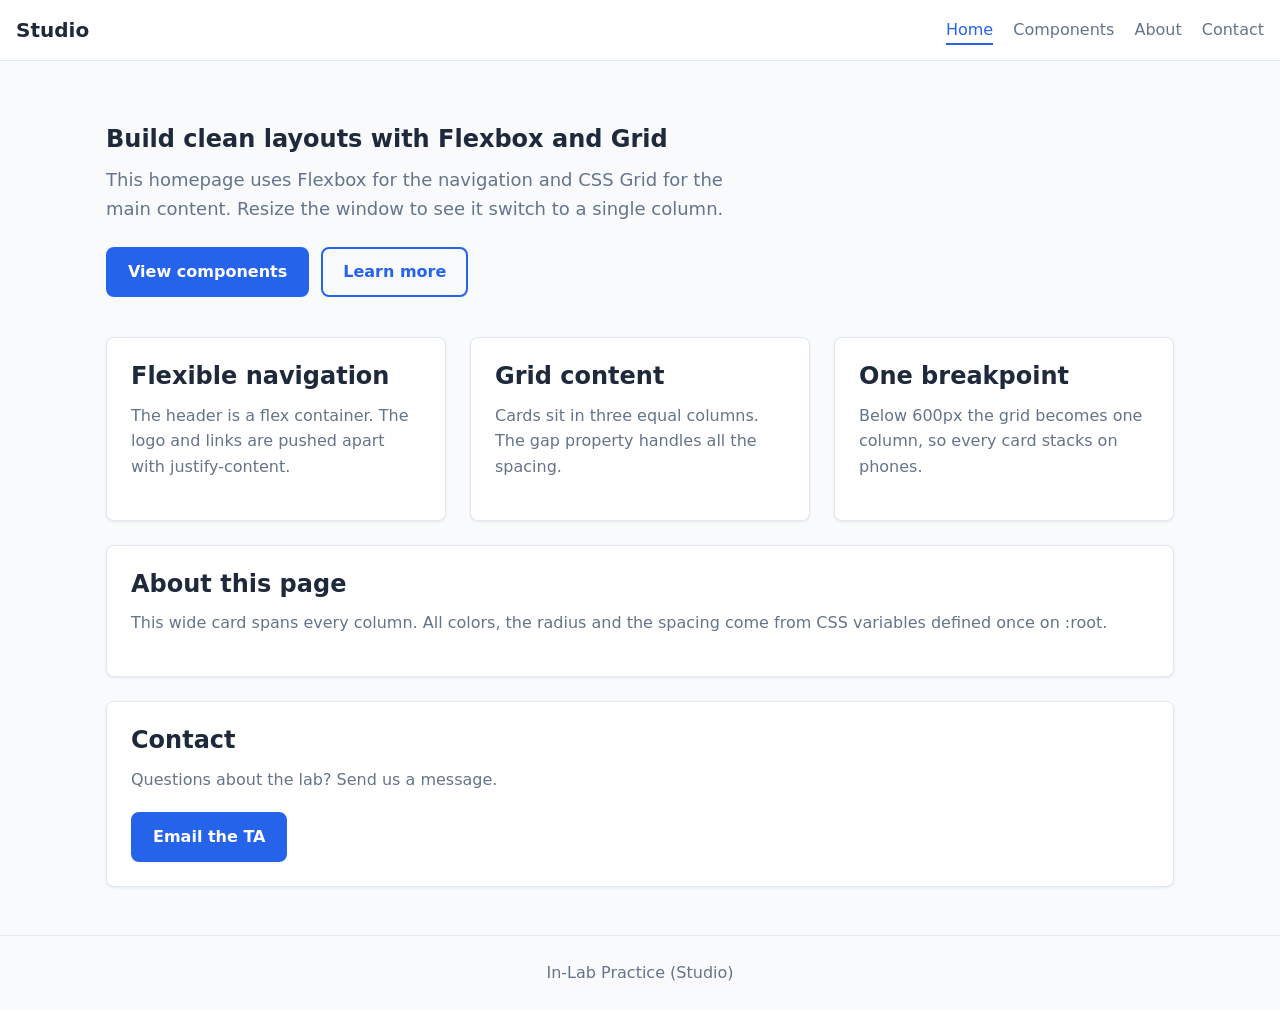
<file: index.html>
<!DOCTYPE html>
<html lang="en">
<head>
<meta charset="UTF-8">
<meta name="viewport" content="width=device-width, initial-scale=1">
<title>Studio - Home</title>
<link rel="stylesheet" href="css/Stylesheet.css">
</head>
<body>
<header class="site-header">
<a class="logo" href="index.html">Studio</a>
<nav>
<ul>
<li><a class="active" href="index.html">Home</a></li>
<li><a href="components.html">Components</a></li>
<li><a href="about.html">About</a></li>
<li><a href="contact.html">Contact</a></li>
</ul>
</nav>
</header>
<div class="container">
<section class="hero">
<h1>Build clean layouts with Flexbox and Grid</h1>
<p>This homepage uses Flexbox for the navigation and CSS Grid for the
main content. Resize the window to see it switch to a single column.</p>
<div class="actions">
<a class="btn" href="components.html">View components</a>
<a class="btn btn-outline" href="about.html">Learn more</a>
</div>
</section>
<main id="main-content" class="grid">
<article class="card">
<h2>Flexible navigation</h2>
<p>The header is a flex container. The logo and links are pushed apart
with justify-content.</p>
</article>
<article class="card">
<h2>Grid content</h2>
<p>Cards sit in three equal columns. The gap property handles all the
spacing.</p>
</article>
<article class="card">
<h2>One breakpoint</h2>
<p>Below 600px the grid becomes one column, so every card stacks on
phones.</p>
</article>
<section class="card wide" id="about">
<h2>About this page</h2>
<p>This wide card spans every column. All colors, the radius and the
spacing come from CSS variables defined once on :root.</p>
</section>
<section class="card wide" id="contact">
<h2>Contact</h2>
<p>Questions about the lab? Send us a message.</p>
<a class="btn" href="contact.html">Email the TA</a>
</section>
</main>

</div>
<footer class="site-footer">
<div class="container">In-Lab Practice (Studio)</div>
</footer>
</body>
</html>
</file>
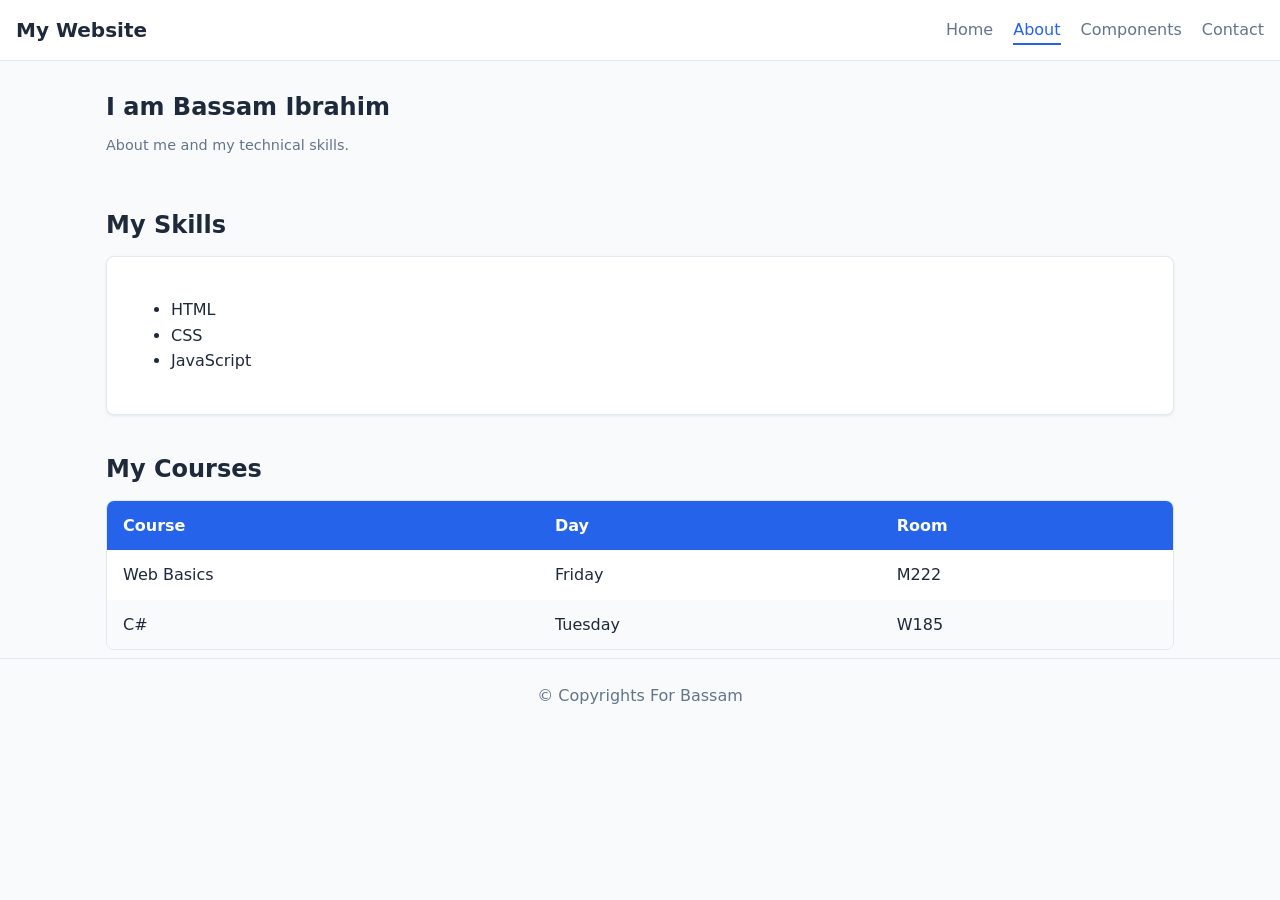
<file: about.html>
<!DOCTYPE html>
<html lang="en">
<head>
<meta charset="UTF-8">
<meta name="viewport" content="width=device-width, initial-scale=1.0">
<title>About - My Website</title>
<link rel="stylesheet" href="css/Stylesheet.css">
</head>
<body>

<header class="site-header">
<a class="logo" href="index.html">My Website</a>

<nav>
<ul>
<li><a href="index.html">Home</a></li>
<li><a class="active" href="about.html">About</a></li>
<li><a href="components.html">Components</a></li>
<li><a href="contact.html">Contact</a></li>
</ul>
</nav>
</header>

<main id="main-content" class="container">

<section class="section">
<h1>I am Bassam Ibrahim</h1>
<p class="label">About me and my technical skills.</p>
</section>

<section class="section">
<h2>My Skills</h2>

<article class="card">
<ul>
<li>HTML</li>
<li>CSS</li>
<li>JavaScript</li>
</ul>
</article>
</section>

<section class="section">
<h2>My Courses</h2>

<div class="table-wrap">
<table>
<caption class="sr-only">My courses with day and room</caption>
<thead>
<tr>
<th>Course</th>
<th>Day</th>
<th>Room</th>
</tr>
</thead>

<tbody>
<tr>
<td>Web Basics</td>
<td>Friday</td>
<td>M222</td>
</tr>

<tr>
<td>C#</td>
<td>Tuesday</td>
<td>W185</td>
</tr>
</tbody>
</table>
</div>
</section>

</main>

<footer class="site-footer">
<div class="container">
<p>&copy; Copyrights For Bassam</p>
</div>
</footer>

</body>
</html>
</file>
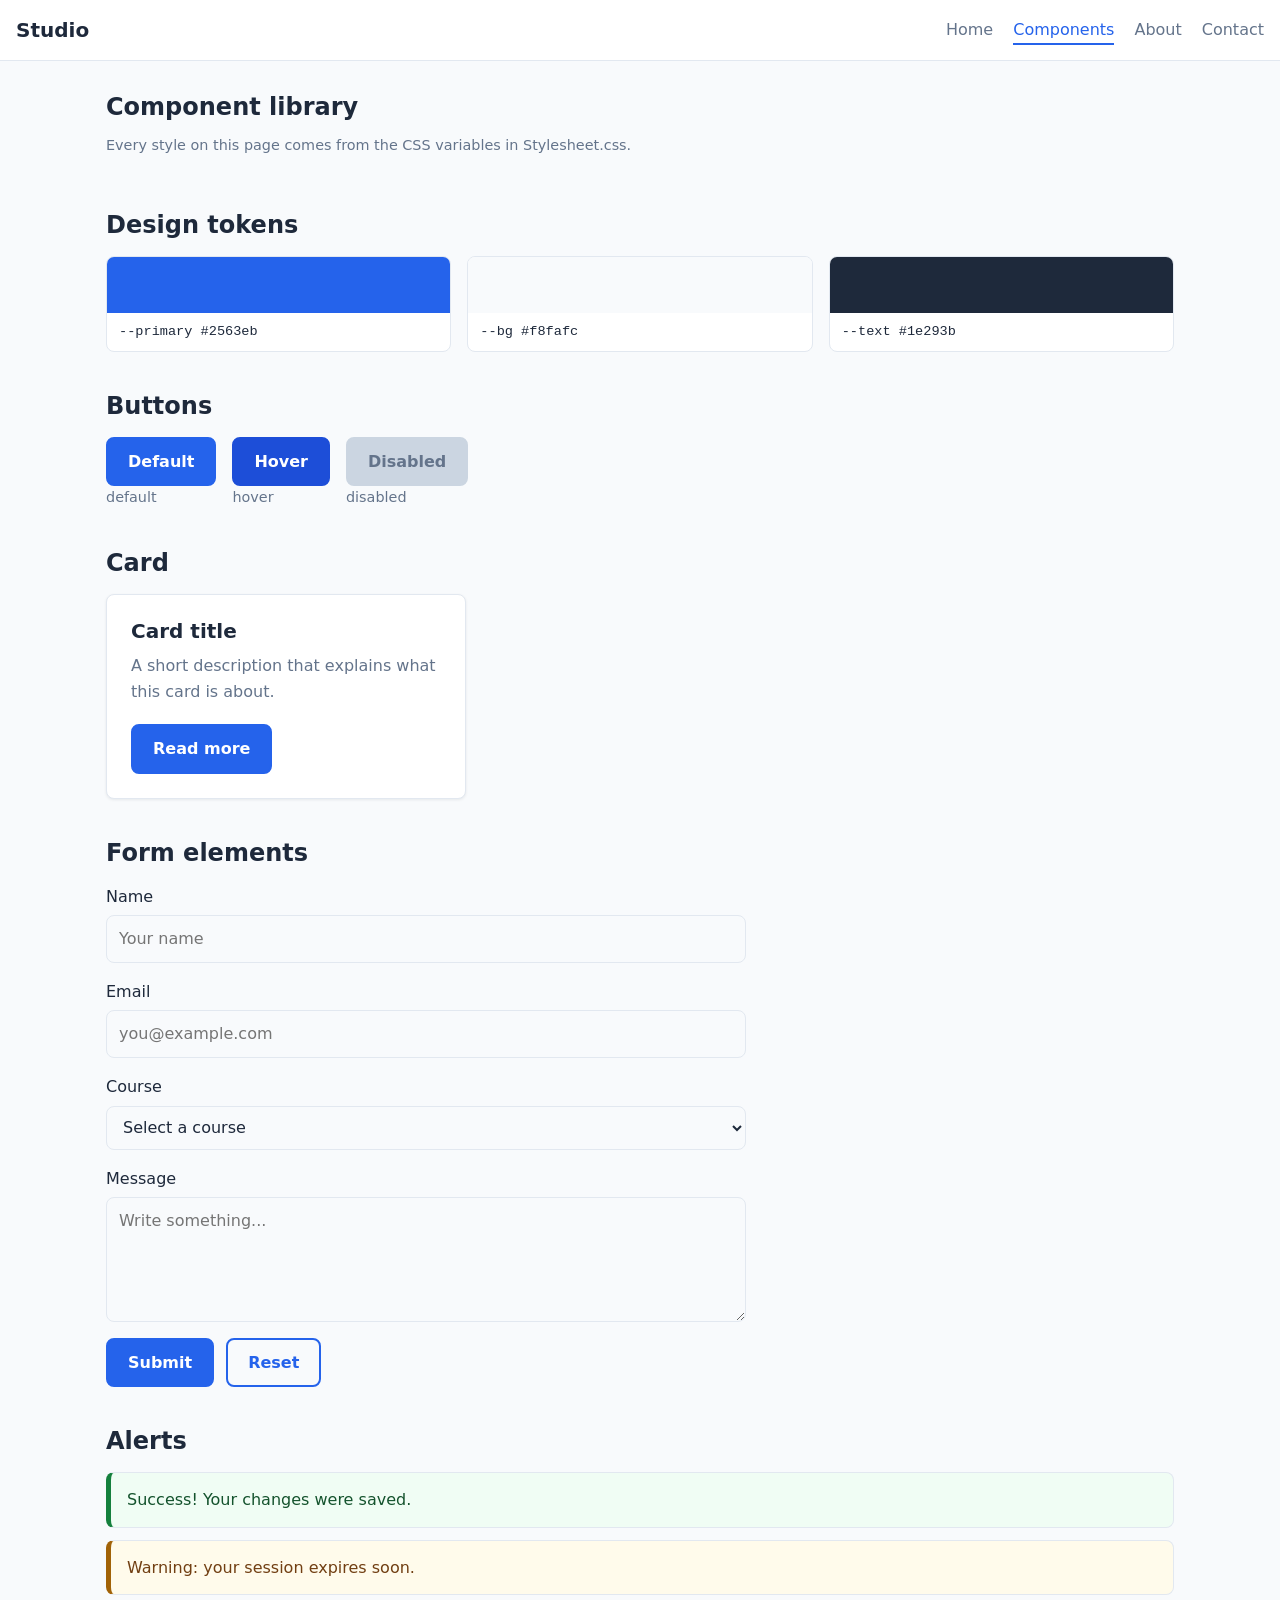
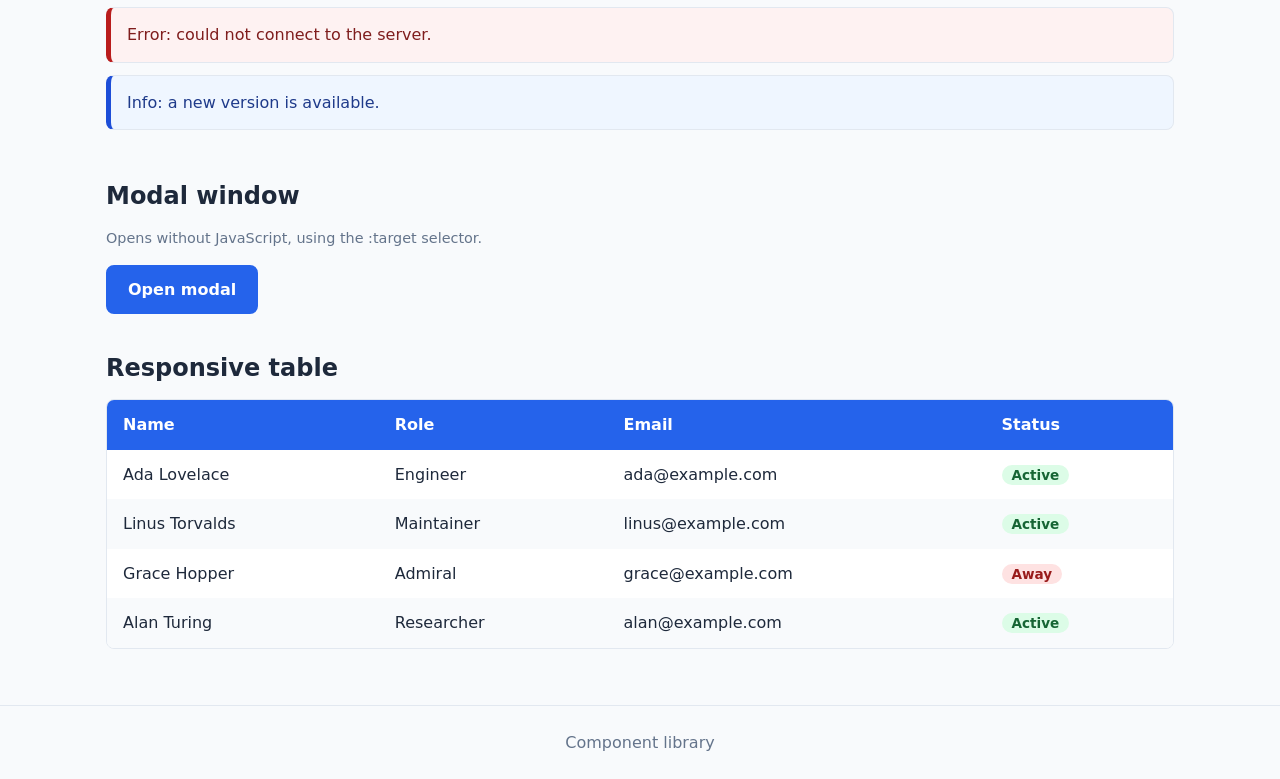
<file: components.html>
<!DOCTYPE html>
<html lang="en">
<head>
<meta charset="UTF-8">
<meta name="viewport" content="width=device-width, initial-scale=1">
<title>Studio - Component library</title>
<link rel="stylesheet" href="css/Stylesheet.css">
</head>
<body>
<header class="site-header">
<a class="logo" href="index.html">Studio</a>
<nav>
<ul>
<li><a href="index.html">Home</a></li>
<li><a class="active" href="components.html">Components</a></li>
<li><a href="about.html">About</a></li>
<li><a href="contact.html">Contact</a></li>
</ul>
</nav>
</header>

<main id="main-content" class="container">

<section class="section">
<h1>Component library</h1>
<p class="label">Every style on this page comes from the CSS variables in Stylesheet.css.</p>
</section>

<section class="section">
<h2>Design tokens</h2>
<div class="swatches">
<div class="swatch"><i aria-hidden="true" style="background: var(--primary)"></i><code>--primary #2563eb</code></div>
<div class="swatch"><i aria-hidden="true" style="background: var(--bg)"></i><code>--bg #f8fafc</code></div>
<div class="swatch"><i aria-hidden="true" style="background: var(--text)"></i><code>--text #1e293b</code></div>
</div>
</section>

<section class="section">
<h2>Buttons</h2>
<div class="row">
<div>
<button class="btn">Default</button>
<div class="label">default</div>
</div>
<div>
<button class="btn is-hover">Hover</button>
<div class="label">hover</div>
</div>
<div>
<button class="btn" disabled>Disabled</button>
<div class="label">disabled</div>
</div>
</div>
</section>

<section class="section">
<h2>Card</h2>
<article class="card" style="max-width: 360px">
<h3>Card title</h3>
<p>A short description that explains what this card is about.</p>
<a class="btn" href="#">Read more</a>
</article>
</section>

<section class="section">
<h2>Form elements</h2>
<form class="component-form" action="#" method="get">
<div class="form-group">
<label for="comp-name">Name</label>
<input type="text" id="comp-name" name="name" placeholder="Your name">
</div>
<div class="form-group">
<label for="comp-email">Email</label>
<input type="email" id="comp-email" name="email" placeholder="you@example.com">
</div>
<div class="form-group">
<label for="comp-course">Course</label>
<select id="comp-course" name="course">
<option value="">Select a course</option>
<option value="html">HTML</option>
<option value="css">CSS</option>
<option value="js">JavaScript</option>
</select>
</div>
<div class="form-group">
<label for="comp-message">Message</label>
<textarea id="comp-message" name="message" rows="4" placeholder="Write something..."></textarea>
</div>
<div class="form-actions">
<button type="submit" class="btn">Submit</button>
<button type="reset" class="btn btn-outline">Reset</button>
</div>
</form>
</section>

<section class="section">
<h2>Alerts</h2>
<div class="alert alert-success" role="status">Success! Your changes were saved.</div>
<div class="alert alert-warning" role="status">Warning: your session expires soon.</div>
<div class="alert alert-error" role="alert">Error: could not connect to the server.</div>
<div class="alert alert-info" role="status">Info: a new version is available.</div>
</section>

<section class="section">
<h2>Modal window</h2>
<p class="label">Opens without JavaScript, using the :target selector.</p>
<a class="btn" href="#demo-modal">Open modal</a>
</section>

<div id="demo-modal" class="modal-overlay" role="dialog" aria-modal="true" aria-labelledby="modal-title">
<div class="modal-panel">
<a class="modal-close" href="#" aria-label="Close modal">&times;</a>
<h2 id="modal-title">Modal title</h2>
<p>This dialog is shown with CSS only. No JavaScript is used to open or close it.</p>
<div class="form-actions">
<a class="btn" href="#">Close</a>
</div>
</div>
</div>

<section class="section">
<h2>Responsive table</h2>
<div class="table-wrap">
<table>
<caption class="sr-only">Team member names, roles, email addresses, and status</caption>
<thead>
<tr><th>Name</th><th>Role</th><th>Email</th><th>Status</th></tr>
</thead>
<tbody>
<tr><td>Ada Lovelace</td><td>Engineer</td>
<td>ada@example.com</td><td><span class="badge">Active</span></td></tr>

<tr><td>Linus Torvalds</td><td>Maintainer</td>
<td>linus@example.com</td><td><span class="badge">Active</span></td></tr>

<tr><td>Grace Hopper</td><td>Admiral</td>
<td>grace@example.com</td><td><span class="badge off">Away</span></td></tr>

<tr><td>Alan Turing</td><td>Researcher</td>
<td>alan@example.com</td><td><span class="badge">Active</span></td></tr>

</tbody>
</table>
</div>
</section>

</main>

<footer class="site-footer" style="margin-top: 48px">
<div class="container">Component library</div>
</footer>

</body>
</html>
</file>
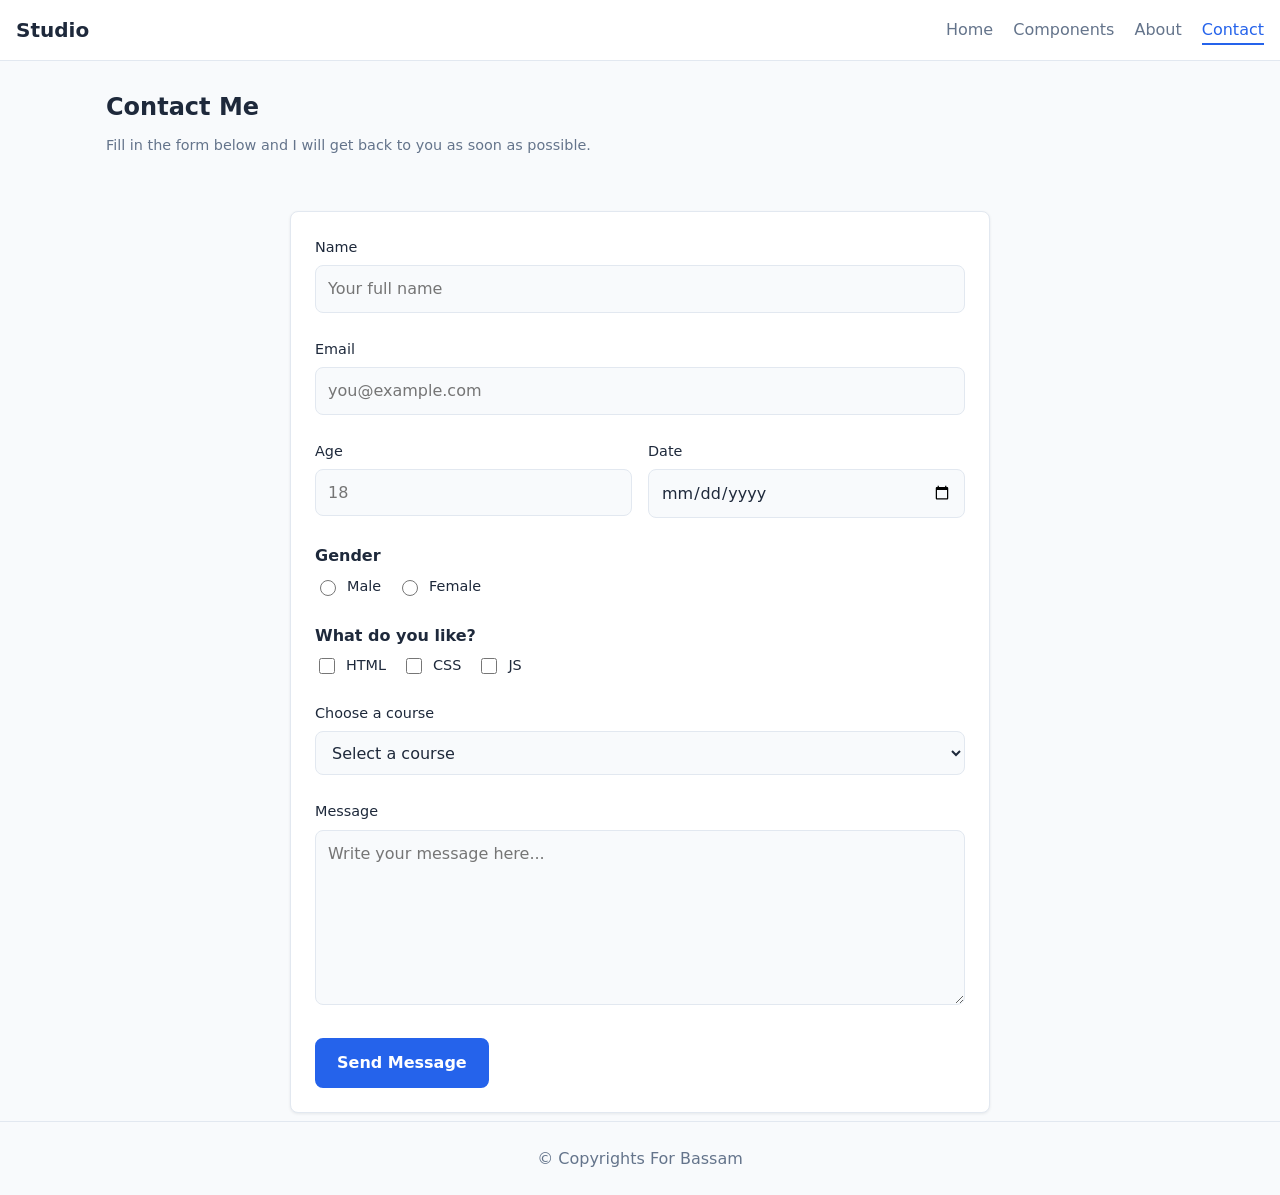
<file: contact.html>
<!DOCTYPE html>
<html lang="en">
<head>
<meta charset="UTF-8">
<meta name="viewport" content="width=device-width, initial-scale=1.0">
<title>Contact - My Blog</title>
<link rel="stylesheet" href="css/Stylesheet.css">
</head>

<body>

<header class="site-header">
<a class="logo" href="index.html">Studio</a>
<nav>
<ul>
<li><a href="index.html">Home</a></li>
<li><a href="components.html">Components</a></li>
<li><a href="about.html">About</a></li>
<li><a class="active" href="contact.html">Contact</a></li>
</ul>
</nav>
</header>

<main id="main-content" class="container">

<section class="section">
<h1>Contact Me</h1>
<p class="label">Fill in the form below and I will get back to you as soon as possible.</p>
</section>

<section class="section">
<form class="card contact-form" action="#" method="get">

<div class="form-group">
<label for="name">Name</label>
<input type="text" id="name" name="name" autocomplete="name" placeholder="Your full name">
</div>

<div class="form-group">
<label for="email">Email</label>
<input type="email" id="email" name="email" autocomplete="email" placeholder="you@example.com">
</div>

<div class="form-row">
<div class="form-group">
<label for="age">Age</label>
<input type="number" id="age" name="age" placeholder="18">
</div>

<div class="form-group">
<label for="date">Date</label>
<input type="date" id="date" name="date">
</div>
</div>

<fieldset class="form-group fieldset-reset">
<legend class="form-label">Gender</legend>
<div class="row">
<label class="radio">
<input type="radio" name="gender" value="male">
<span>Male</span>
</label>
<label class="radio">
<input type="radio" name="gender" value="female">
<span>Female</span>
</label>
</div>
</fieldset>

<fieldset class="form-group fieldset-reset">
<legend class="form-label">What do you like?</legend>
<div class="row">
<label class="checkbox">
<input type="checkbox" name="skills" value="html">
<span>HTML</span>
</label>
<label class="checkbox">
<input type="checkbox" name="skills" value="css">
<span>CSS</span>
</label>
<label class="checkbox">
<input type="checkbox" name="skills" value="js">
<span>JS</span>
</label>
</div>
</fieldset>

<div class="form-group">
<label for="course">Choose a course</label>
<select id="course" name="course">
<option value="">Select a course</option>
<option value="html">HTML</option>
<option value="css">CSS</option>
<option value="js">JavaScript</option>
</select>
</div>

<div class="form-group">
<label for="message">Message</label>
<textarea id="message" name="message" rows="6" placeholder="Write your message here..."></textarea>
</div>

<div class="form-actions">
<button type="submit" class="btn">Send Message</button>
</div>

</form>
</section>

</main>

<footer class="site-footer">
<div class="container">&copy; Copyrights For Bassam</div>
</footer>

</body>
</html>
</file>
<file: css/Stylesheet.css>
:root {
    --primary: #2563eb;
    --bg: #f8fafc;
    --text: #1e293b;
    --radius: 8px;
    --primary-dark: #1d4ed8;
    --surface: #ffffff;
    --border: #e2e8f0;
    --muted: #64748b;
    --space: 16px;
}

* { box-sizing: border-box; }

body {
    margin: 0;
    font-family: system-ui, -apple-system, "Segoe UI", sans-serif;
    background: var(--bg);
    color: var(--text);
    line-height: 1.6;
}

h1, h2, h3 { line-height: 1.2; margin: 0 0 .5em; }
p { margin: 0 0 1em; }
a { color: var(--primary); }
.container { max-width: 1100px; margin: 0 auto; padding: 0 var(--space); }

.site-header {
    display: flex;
    justify-content: space-between;
    align-items: center;
    flex-wrap: wrap;
    gap: var(--space);
    padding: 14px var(--space);
    background: var(--surface);
    border-bottom: 1px solid var(--border);
}

.logo { font-weight: 700; font-size: 1.25rem; color: var(--text); text-decoration: none; }

.site-header ul { display: flex; gap: 20px; list-style: none; margin: 0; padding: 0; }
.site-header a:not(.logo) { text-decoration: none; color: var(--muted); padding: 4px 0; }
.site-header a:not(.logo):hover,
.site-header a.active { color: var(--primary); border-bottom: 2px solid var(--primary); }

.hero { padding: 64px 0 40px; }
.hero p { max-width: 55ch; color: var(--muted); font-size: 1.125rem; }
.hero .actions { display: flex; gap: 12px; flex-wrap: wrap; margin-top: 24px; }

.btn {
    display: inline-block;
    padding: 10px 20px;
    font: inherit;
    font-weight: 600;
    color: #fff;
    background: var(--primary);
    border: 2px solid var(--primary);
    border-radius: var(--radius);
    text-decoration: none;
    cursor: pointer;
    transition: background .15s, border-color .15s;
}

.btn:hover:not(:disabled),
.btn.is-hover {
    background: var(--primary-dark);
    border-color: var(--primary-dark);
}

.btn:focus-visible { outline: 3px solid #93b4f8; outline-offset: 2px; }

.btn:disabled {
    background: #cbd5e1;
    border-color: #cbd5e1;
    color: #64748b;
    cursor: not-allowed;
}

.btn-outline { background: transparent; color: var(--primary); }
.btn-outline:hover:not(:disabled) { background: var(--primary); color: #fff; }

.card {
    background: var(--surface);
    border: 1px solid var(--border);
    border-radius: var(--radius);
    padding: 24px;
    box-shadow: 0 1px 3px rgba(15, 23, 42, .08);
}

.card h3 { font-size: 1.25rem; }
.card p { color: var(--muted); }
.card .btn { margin-top: 4px; }

.grid {
    display: grid;
    grid-template-columns: repeat(3, 1fr);
    gap: 24px;
    padding-bottom: 48px;
}

.grid .wide { grid-column: 1 / -1; }

.site-footer {
    border-top: 1px solid var(--border);
    padding: 24px 0;
    color: var(--muted);
    text-align: center;
}

.table-wrap {
    overflow-x: auto;
    border: 1px solid var(--border);
    border-radius: var(--radius);
    background: var(--surface);
}

table { width: 100%; min-width: 520px; border-collapse: collapse; }
th, td { padding: 12px 16px; text-align: left; }
th { background: var(--primary); color: #fff; white-space: nowrap; }
tbody tr:nth-child(even) { background: var(--bg); }
tbody tr:hover { background: #e0e9fd; }

.badge { padding: 2px 10px; border-radius: 999px; font-size: .85rem; font-weight: 600; background: #dcfce7; color: #166534; }
.badge.off { background: #fee2e2; color: #991b1b; }

.section { padding: 32px 0 8px; }
.section > h2 { margin-bottom: 16px; }
.row { display: flex; flex-wrap: wrap; gap: 16px; align-items: center; }
.label { color: var(--muted); font-size: .9rem; }
.swatches { display: grid; grid-template-columns: repeat(auto-fit, minmax(140px, 1fr)); gap: 16px; }
.swatch { border: 1px solid var(--border); border-radius: var(--radius); overflow: hidden; background: var(--surface); }
.swatch i { display: block; height: 56px; }
.swatch code { display: block; padding: 8px 12px; font-size: .85rem; }

.contact-form {
    max-width: 700px;
    margin: 0 auto;
    display: flex;
    flex-direction: column;
    gap: 25px;
}

.form-group {
    display: flex;
    flex-direction: column;
    gap: 6px;
}

.fieldset-reset {
    border: 0;
    padding: 0;
    margin: 0;
}

.form-row {
    display: grid;
    grid-template-columns: 1fr 1fr;
    gap: 16px;
}

.form-label {
    margin: 0 0 6px;
    font-weight: 600;
    color: var(--text);
    padding: 0;
}

.contact-form label {
    font-weight: 500;
    font-size: .9rem;
    color: var(--text);
}

.contact-form input[type="text"],
.contact-form input[type="email"],
.contact-form input[type="number"],
.contact-form input[type="date"],
.contact-form select,
.contact-form textarea {
    width: 100%;
    padding: 10px 14px;
    font: inherit;
    color: var(--text);
    background: var(--bg);
    border: 1px solid var(--border);
    border-radius: var(--radius);
    outline: none;
    transition: border-color .15s, box-shadow .15s;
}

.contact-form input:focus,
.contact-form select:focus,
.contact-form textarea:focus {
    border-color: var(--primary);
    box-shadow: 0 0 0 3px rgba(37, 99, 235, .15);
}

.contact-form textarea {
    resize: vertical;
    min-height: 120px;
}

.radio,
.checkbox {
    display: inline-flex;
    align-items: center;
    gap: 8px;
    font-weight: 500;
    cursor: pointer;
    color: var(--text);
}

.radio input,
.checkbox input {
    accent-color: var(--primary);
    width: 16px;
    height: 16px;
    cursor: pointer;
}

.contact-form .btn {
    align-self: flex-start;
    margin-top: 8px;
}

.contact-form input:not([type="radio"]):not([type="checkbox"]),
.contact-form select,
.contact-form textarea,
.component-form input,
.component-form select,
.component-form textarea {
    width: 100%;
    min-height: 44px;
    padding: 10px 12px;
    font: inherit;
    color: var(--text);
    background: var(--bg);
    border: 1px solid var(--border);
    border-radius: var(--radius);
}

.component-form {
    display: grid;
    gap: 16px;
    max-width: 640px;
}

.component-form .form-group {
    display: flex;
    flex-direction: column;
    gap: 6px;
}

.contact-form input:focus-visible,
.contact-form select:focus-visible,
.contact-form textarea:focus-visible,
.component-form input:focus-visible,
.component-form select:focus-visible,
.component-form textarea:focus-visible,
.btn:focus-visible,
.site-header a:focus-visible,
.modal-close:focus-visible {
    outline: 3px solid var(--primary);
    outline-offset: 3px;
}

.contact-form textarea { resize: vertical; }
.form-actions { display: flex; flex-wrap: wrap; gap: 12px; }

.alert {
    margin: 12px 0;
    padding: 14px 16px;
    border: 1px solid var(--border);
    border-left-width: 5px;
    border-radius: var(--radius);
    background: var(--surface);
    color: var(--text);
}
.alert-success { border-left-color: #15803d; background: #f0fdf4; color: #14532d; }
.alert-warning { border-left-color: #a16207; background: #fffbeb; color: #713f12; }
.alert-error { border-left-color: #b91c1c; background: #fef2f2; color: #7f1d1d; }
.alert-info { border-left-color: #1d4ed8; background: #eff6ff; color: #1e3a8a; }

.modal-overlay {
    position: fixed;
    inset: 0;
    z-index: 999;
    display: grid;
    place-items: center;
    padding: 20px;
    background: rgb(15 23 42 / 72%);
    visibility: hidden;
    opacity: 0;
    pointer-events: none;
    transition: opacity .18s ease, visibility .18s ease;
}
.modal-overlay:target {
    visibility: visible;
    opacity: 1;
    pointer-events: auto;
}
.modal-panel {
    position: relative;
    width: min(100%, 520px);
    padding: 28px;
    color: var(--text);
    background: var(--surface);
    border: 1px solid var(--border);
    border-radius: calc(var(--radius) * 2);
    box-shadow: 0 24px 70px rgb(0 0 0 / 25%);
}
.modal-close {
    position: absolute;
    top: 8px;
    right: 12px;
    display: grid;
    place-items: center;
    width: 44px;
    height: 44px;
    border-radius: var(--radius);
    font-size: 1.8rem;
    text-decoration: none;
    color: var(--text);
}
.modal-close:hover { background: var(--bg); }

@media (max-width: 599px) {
    .site-header { justify-content: center; }
    .form-row { grid-template-columns: 1fr; }
}

@media (min-width: 600px) {
    .grid {
        grid-template-columns: repeat(2, minmax(0, 1fr));
    }
}

@media (min-width: 960px) {
    .grid {
        grid-template-columns: repeat(3, minmax(0, 1fr));
    }
}

@media (prefers-color-scheme: dark) {
    :root {
        color-scheme: dark;
        --primary: #93c5fd;
        --primary-dark: #bfdbfe;
        --bg: #0f172a;
        --text: #f1f5f9;
        --surface: #1e293b;
        --border: #475569;
        --muted: #cbd5e1;
    }
    .btn { color: #0f172a; }
    .btn:hover:not(:disabled), .btn.is-hover { color: #0f172a; }
    .btn-outline { color: var(--primary); background: transparent; }
    .btn-outline:hover:not(:disabled) { color: #0f172a; }
    .badge { background: #14532d; color: #dcfce7; }
    .badge.off { background: #7f1d1d; color: #fee2e2; }
    tbody tr:nth-child(even) { background: #172235; }
    tbody tr:hover { background: #263750; }
    .alert-success { background: #123323; color: #d1fae5; border-left-color: #4ade80; }
    .alert-warning { background: #3a2b12; color: #fef3c7; border-left-color: #facc15; }
    .alert-error { background: #3b1d24; color: #fee2e2; border-left-color: #f87171; }
    .alert-info { background: #172d48; color: #dbeafe; border-left-color: #60a5fa; }
}

.sr-only {
    position: absolute;
    width: 1px;
    height: 1px;
    padding: 0;
    margin: -1px;
    overflow: hidden;
    clip: rect(0, 0, 0, 0);
    white-space: nowrap;
    border: 0;
}
</file>
